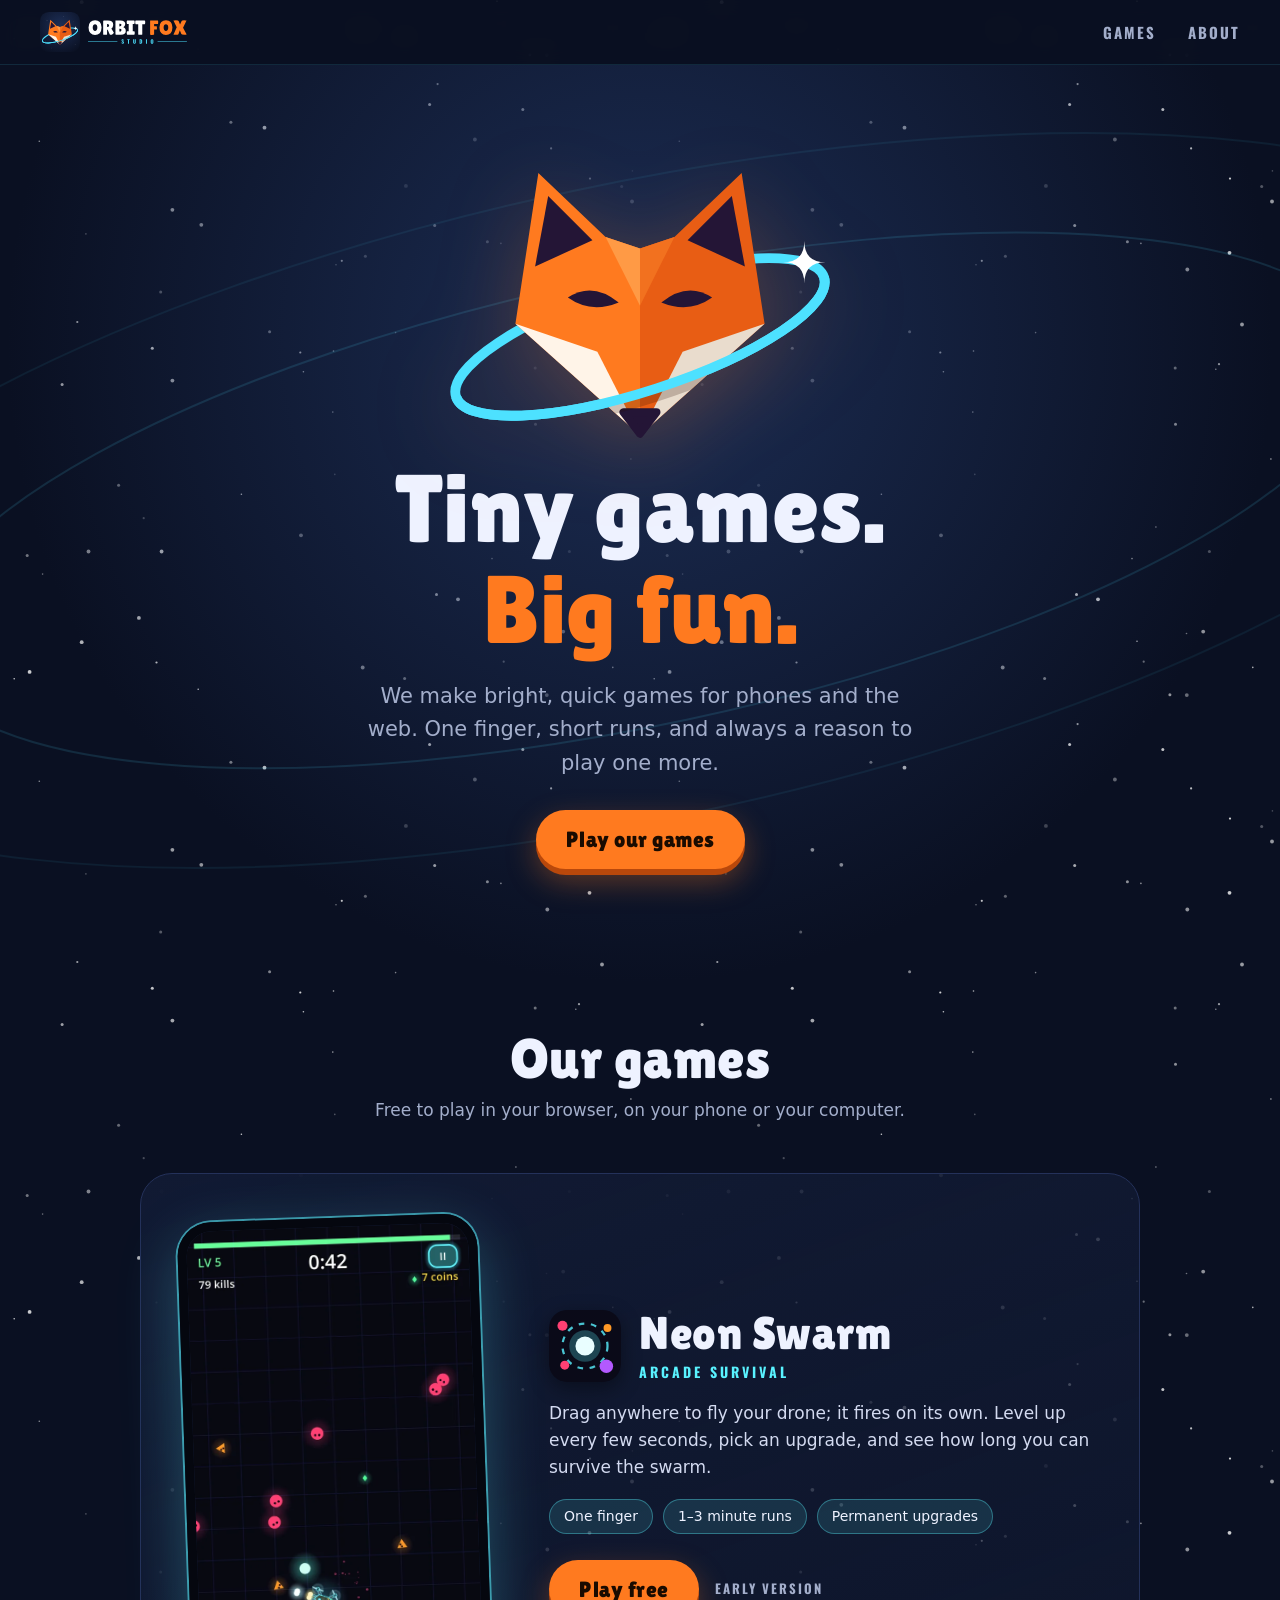
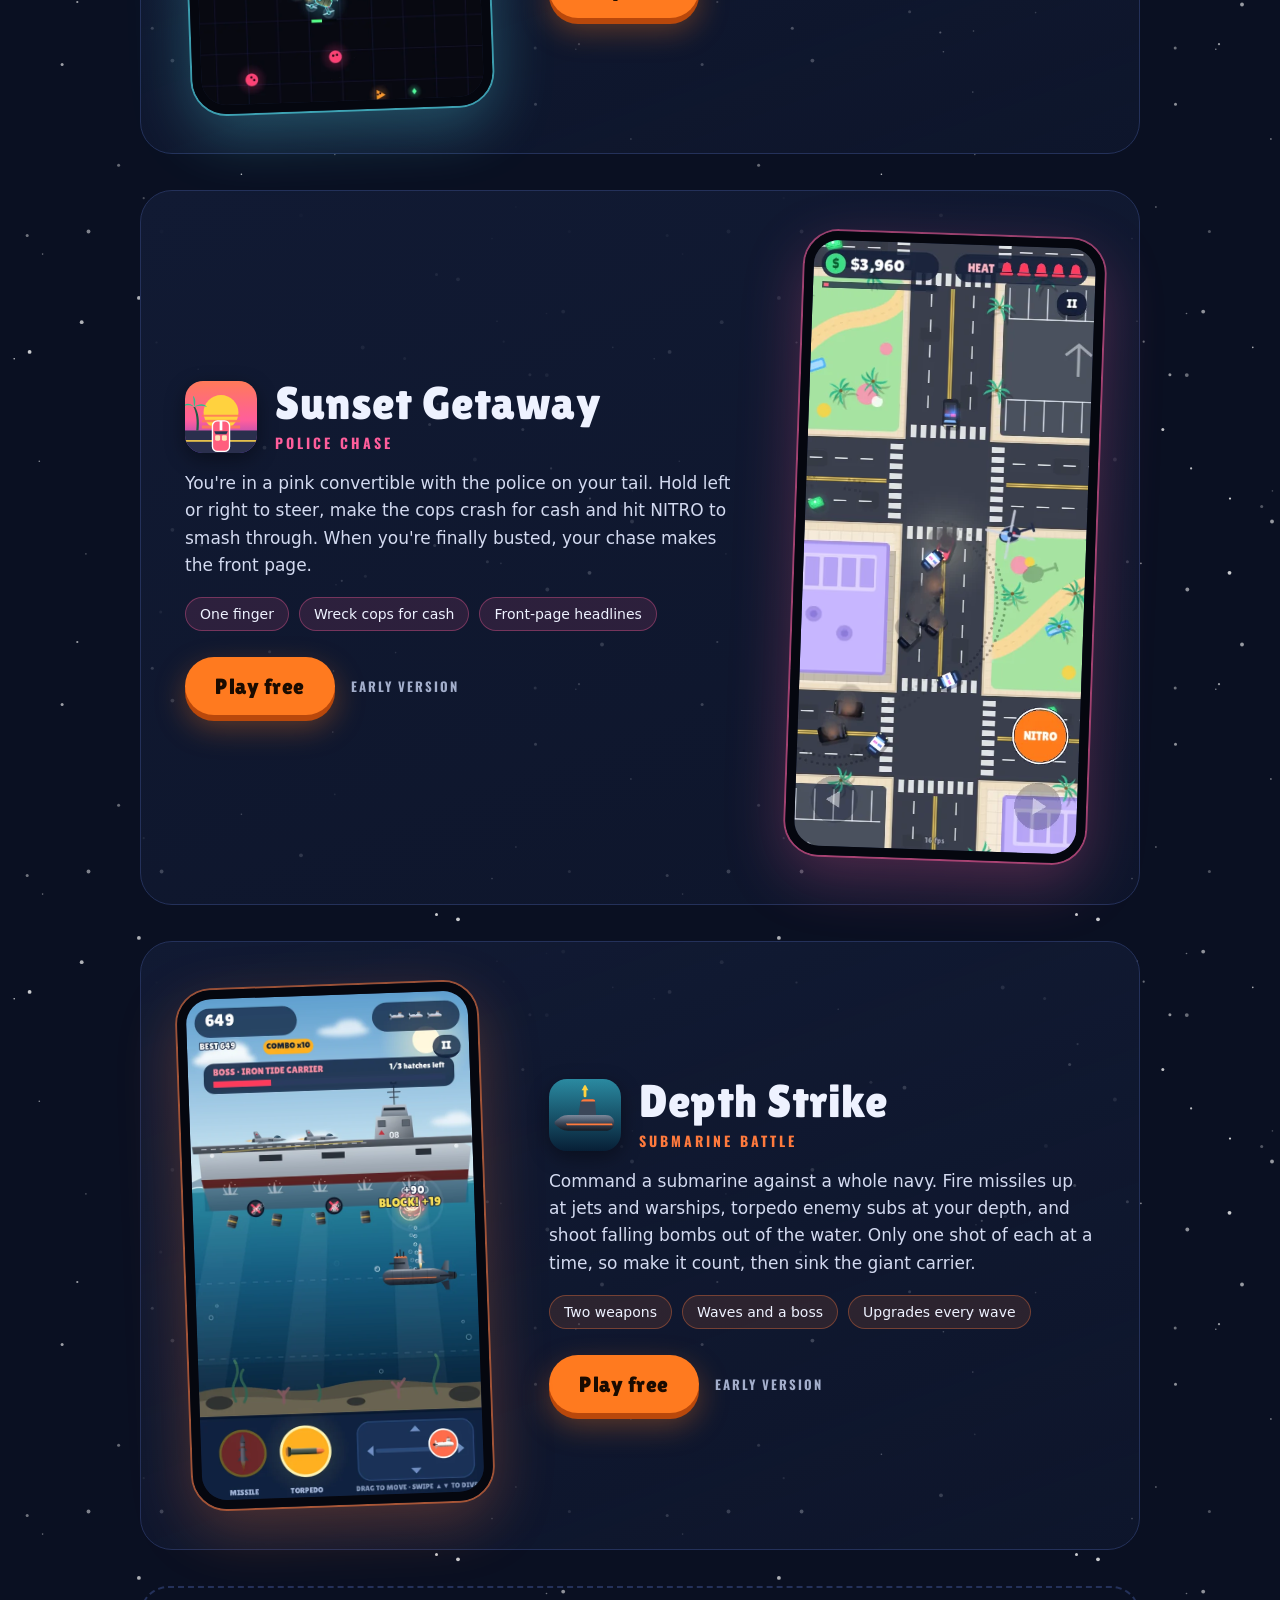
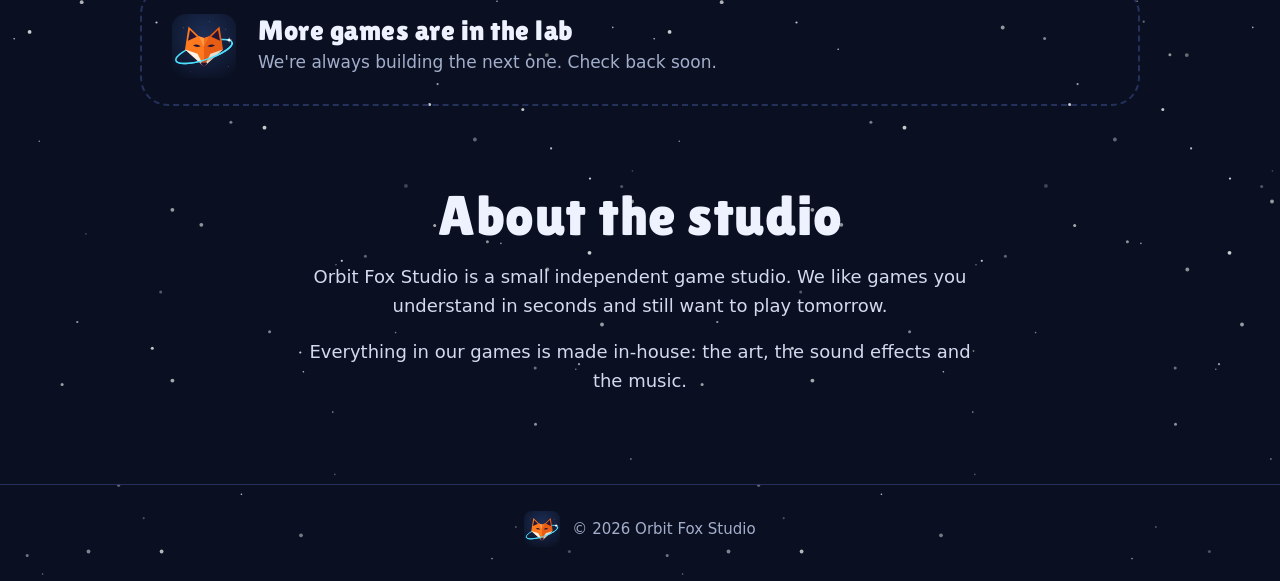
<file: index.html>
<!doctype html>
<html lang="en">
<head>
<meta charset="utf-8">
<meta name="viewport" content="width=device-width, initial-scale=1">
<title>Orbit Fox Studio · Quick, bright games you can play with one finger</title>
<meta name="description" content="Orbit Fox Studio makes quick, bright one-finger games for phones and the web. Play Neon Swarm and Sunset Getaway free in your browser.">
<meta name="theme-color" content="#0a1022">
<link rel="canonical" href="https://orbitfoxstudio.github.io/">
<link rel="icon" href="assets/favicon.ico" sizes="16x16 32x32 48x48">
<link rel="apple-touch-icon" href="assets/apple-touch-icon.png">
<meta property="og:type" content="website">
<meta property="og:site_name" content="Orbit Fox Studio">
<meta property="og:title" content="Orbit Fox Studio">
<meta property="og:description" content="Quick, bright one-finger games. Play free in your browser.">
<meta property="og:url" content="https://orbitfoxstudio.github.io/">
<meta property="og:image" content="https://orbitfoxstudio.github.io/assets/og-banner.png">
<meta property="og:image:width" content="1280">
<meta property="og:image:height" content="640">
<meta name="twitter:card" content="summary_large_image">
<script type="application/ld+json">
{
  "@context": "https://schema.org",
  "@graph": [
    {
      "@type": "Organization",
      "@id": "https://orbitfoxstudio.github.io/#organization",
      "name": "Orbit Fox Studio",
      "url": "https://orbitfoxstudio.github.io/",
      "logo": "https://orbitfoxstudio.github.io/assets/orbitfox-logo-512.png",
      "description": "A small independent game studio making quick, bright one-finger games for phones and the web.",
      "sameAs": ["https://github.com/orbitfoxstudio"]
    },
    {
      "@type": "WebSite",
      "@id": "https://orbitfoxstudio.github.io/#website",
      "name": "Orbit Fox Studio",
      "url": "https://orbitfoxstudio.github.io/",
      "publisher": {"@id": "https://orbitfoxstudio.github.io/#organization"}
    }
  ]
}
</script>
<link rel="preload" href="assets/fonts/LilitaOne.woff2" as="font" type="font/woff2" crossorigin>
<link rel="stylesheet" href="style.css">
</head>
<body>

<header class="top">
  <a class="brand" href="#top" aria-label="Orbit Fox Studio home">
    <img src="assets/orbitfox-lockup-on-dark.svg" alt="Orbit Fox Studio" width="162" height="44">
  </a>
  <nav>
    <a href="#games">Games</a>
    <a href="#about">About</a>
  </nav>
</header>

<main id="top">
  <section class="hero">
    <svg class="orbits" viewBox="0 0 1200 700" preserveAspectRatio="xMidYMid slice" aria-hidden="true">
      <ellipse cx="600" cy="330" rx="560" ry="170" transform="rotate(-12 600 330)"/>
      <ellipse cx="600" cy="330" rx="720" ry="240" transform="rotate(-12 600 330)"/>
    </svg>
    <div class="hero-inner">
      <img class="hero-mark" src="assets/orbitfox-mark-on-dark.svg" alt="" width="488" height="360">
      <h1>Tiny games.<br><span>Big fun.</span></h1>
      <p class="lead">We make bright, quick games for phones and the web. One finger, short runs, and always a reason to play one more.</p>
      <a class="btn" href="#games">Play our games</a>
    </div>
  </section>

  <section id="games" class="games">
    <h2>Our games</h2>
    <p class="sub">Free to play in your browser, on your phone or your computer.</p>

    <article class="game" style="--accent:#59f2ff">
      <a class="phone" href="/neon-swarm/" aria-label="Play Neon Swarm">
        <img src="assets/games/neon-swarm.webp" alt="Neon Swarm: a small drone fighting a swarm of glowing pink enemies" width="640" height="1075" loading="lazy">
      </a>
      <div class="info">
        <div class="title-row">
          <img class="icon" src="assets/games/neon-swarm-icon.svg" alt="" width="72" height="72">
          <div>
            <h3>Neon Swarm</h3>
            <p class="genre">Arcade survival</p>
          </div>
        </div>
        <p>Drag anywhere to fly your drone; it fires on its own. Level up every few seconds, pick an upgrade, and see how long you can survive the swarm.</p>
        <ul class="facts">
          <li>One finger</li>
          <li>1–3 minute runs</li>
          <li>Permanent upgrades</li>
        </ul>
        <div class="actions">
          <a class="btn" href="/neon-swarm/">Play free</a>
          <span class="badge">Early version</span>
        </div>
      </div>
    </article>

    <article class="game flip" style="--accent:#ff5e9c">
      <a class="phone" href="/sunset-getaway/" aria-label="Play Sunset Getaway">
        <img src="assets/games/sunset-getaway.webp" alt="Sunset Getaway: a pink convertible chased by police cars through a sunny city" width="400" height="860" loading="lazy">
      </a>
      <div class="info">
        <div class="title-row">
          <img class="icon" src="assets/games/sunset-getaway-icon.svg" alt="" width="72" height="72">
          <div>
            <h3>Sunset Getaway</h3>
            <p class="genre">Police chase</p>
          </div>
        </div>
        <p>You're in a pink convertible with the police on your tail. Hold left or right to steer, make the cops crash for cash and hit NITRO to smash through. When you're finally busted, your chase makes the front page.</p>
        <ul class="facts">
          <li>One finger</li>
          <li>Wreck cops for cash</li>
          <li>Front-page headlines</li>
        </ul>
        <div class="actions">
          <a class="btn" href="/sunset-getaway/">Play free</a>
          <span class="badge">Early version</span>
        </div>
      </div>
    </article>

    <article class="game" style="--accent:#ff7a3d">
      <a class="phone" href="/depth-strike/" aria-label="Play Depth Strike">
        <img src="assets/games/depth-strike.webp" alt="Depth Strike: a submarine firing missiles up at an enemy aircraft carrier" width="640" height="1138" loading="lazy">
      </a>
      <div class="info">
        <div class="title-row">
          <img class="icon" src="assets/games/depth-strike-icon.svg" alt="" width="72" height="72">
          <div>
            <h3>Depth Strike</h3>
            <p class="genre">Submarine battle</p>
          </div>
        </div>
        <p>Command a submarine against a whole navy. Fire missiles up at jets and warships, torpedo enemy subs at your depth, and shoot falling bombs out of the water. Only one shot of each at a time, so make it count, then sink the giant carrier.</p>
        <ul class="facts">
          <li>Two weapons</li>
          <li>Waves and a boss</li>
          <li>Upgrades every wave</li>
        </ul>
        <div class="actions">
          <a class="btn" href="/depth-strike/">Play free</a>
          <span class="badge">Early version</span>
        </div>
      </div>
    </article>

    <div class="lab">
      <img src="assets/orbitfox-icon-rounded.svg" alt="" width="64" height="64">
      <div>
        <h3>More games are in the lab</h3>
        <p>We're always building the next one. Check back soon.</p>
      </div>
    </div>
  </section>

  <section id="about" class="about">
    <h2>About the studio</h2>
    <p>Orbit Fox Studio is a small independent game studio. We like games you understand in seconds and still want to play tomorrow.</p>
    <p>Everything in our games is made in&#8209;house: the art, the sound effects and the music.</p>
  </section>
</main>

<footer>
  <img src="assets/orbitfox-icon-rounded.svg" alt="" width="36" height="36">
  <p>© 2026 Orbit Fox Studio</p>
</footer>

</body>
</html>
</file>
<file: style.css>
@font-face {
  font-family: "Lilita One";
  src: url(assets/fonts/LilitaOne.woff2) format("woff2");
  font-display: swap;
}
@font-face {
  font-family: "Oswald";
  src: url(assets/fonts/Oswald-Bold.woff2) format("woff2");
  font-weight: 700;
  font-display: swap;
}

:root {
  --space: #0a1022;
  --space-2: #1d2f57;
  --card: #111a33;
  --line: #24315a;
  --text: #eef2ff;
  --muted: #a3aecb;
  --orange: #ff7a1f;
  --cyan: #4de1ff;
  --display: "Lilita One", system-ui, sans-serif;
}

* { box-sizing: border-box; }
html { scroll-behavior: smooth; scroll-padding-top: 72px; }
body {
  margin: 0;
  background: var(--space) url(assets/stars.svg);
  color: var(--text);
  font: 17px/1.6 system-ui, -apple-system, "Segoe UI", Roboto, sans-serif;
  -webkit-font-smoothing: antialiased;
}
img { display: block; max-width: 100%; height: auto; }
a { color: inherit; }
h1, h2, h3 { font-family: var(--display); font-weight: 400; line-height: 1.05; margin: 0; letter-spacing: .5px; }

/* header */
.top {
  position: sticky; top: 0; z-index: 10;
  display: flex; align-items: center; justify-content: space-between;
  padding: 12px clamp(16px, 4vw, 40px);
  background: rgba(10, 16, 34, .82);
  backdrop-filter: blur(10px);
  border-bottom: 1px solid rgba(77, 225, 255, .12);
}
.brand img { height: 40px; width: auto; }
.top nav { display: flex; gap: clamp(14px, 3vw, 32px); }
.top nav a {
  font-family: "Oswald", sans-serif; font-weight: 700; text-transform: uppercase;
  letter-spacing: 2px; font-size: 15px; text-decoration: none; color: var(--muted);
}
.top nav a:hover { color: var(--cyan); }

/* hero */
.hero {
  position: relative; overflow: hidden;
  padding: clamp(40px, 8vw, 90px) 20px clamp(60px, 10vw, 120px);
  background: radial-gradient(ellipse at 50% 30%, rgba(29, 47, 87, .95), rgba(10, 16, 34, 0) 70%);
  text-align: center;
}
.orbits { position: absolute; inset: 0; width: 100%; height: 100%; }
.orbits ellipse { fill: none; stroke: var(--cyan); stroke-width: 1.5; opacity: .13; }
.orbits ellipse + ellipse { opacity: .07; }
.hero-inner { position: relative; max-width: 760px; margin: 0 auto; }
.hero-mark {
  width: min(400px, 82vw); margin: 0 auto 8px;
  filter: drop-shadow(0 18px 40px rgba(255, 122, 31, .25));
  animation: float 6s ease-in-out infinite;
}
@keyframes float { 50% { transform: translateY(-12px) rotate(-1deg); } }
h1 { font-size: clamp(52px, 10vw, 96px); }
h1 span { color: var(--orange); }
.lead { font-size: clamp(18px, 2.4vw, 21px); color: var(--muted); max-width: 560px; margin: 20px auto 30px; }

.btn {
  display: inline-block;
  font-family: var(--display); font-size: 22px; letter-spacing: .5px;
  color: #1a0b00; background: var(--orange);
  padding: 12px 30px 11px; border-radius: 999px; text-decoration: none;
  box-shadow: 0 6px 0 #b9480b, 0 12px 30px rgba(255, 122, 31, .35);
  transition: transform .12s, box-shadow .12s;
}
.btn:hover { transform: translateY(-2px); box-shadow: 0 8px 0 #b9480b, 0 16px 34px rgba(255, 122, 31, .45); }
.btn:active { transform: translateY(4px); box-shadow: 0 2px 0 #b9480b, 0 6px 16px rgba(255, 122, 31, .3); }

/* games */
.games, .about { max-width: 1040px; margin: 0 auto; padding: 40px 20px; }
.games > h2, .about > h2 { font-size: clamp(38px, 6vw, 56px); text-align: center; }
.sub { text-align: center; color: var(--muted); margin: 10px 0 48px; }

.game {
  display: grid; grid-template-columns: 300px 1fr; gap: clamp(28px, 5vw, 64px); align-items: center;
  background: linear-gradient(160deg, var(--card), rgba(17, 26, 51, .55));
  border: 1px solid var(--line); border-radius: 32px;
  padding: clamp(22px, 4vw, 44px);
  margin-bottom: 36px;
}
.game.flip { grid-template-columns: 1fr 300px; }
.game.flip .phone { order: 2; }
.phone {
  display: block; border-radius: 34px; overflow: hidden;
  border: 9px solid #05070f;
  box-shadow: 0 0 0 2px color-mix(in srgb, var(--accent) 55%, transparent),
              0 20px 60px color-mix(in srgb, var(--accent) 28%, transparent);
  transform: rotate(-2deg);
  transition: transform .25s;
}
.game.flip .phone { transform: rotate(2deg); }
.game .phone:hover { transform: rotate(0) scale(1.02); }
.title-row { display: flex; align-items: center; gap: 18px; margin-bottom: 16px; }
.icon { width: 72px; height: 72px; border-radius: 18px; box-shadow: 0 6px 20px rgba(0, 0, 0, .4); }
.game h3 { font-size: clamp(34px, 4.5vw, 46px); }
.genre {
  margin: 4px 0 0; color: var(--accent);
  font-family: "Oswald", sans-serif; font-weight: 700; text-transform: uppercase; letter-spacing: 3px; font-size: 14px;
}
.info > p { color: #d3daf0; margin: 0 0 18px; }
.facts { list-style: none; padding: 0; margin: 0 0 26px; display: flex; flex-wrap: wrap; gap: 10px; }
.facts li {
  font-size: 14px; padding: 5px 14px; border-radius: 999px;
  background: color-mix(in srgb, var(--accent) 12%, transparent);
  border: 1px solid color-mix(in srgb, var(--accent) 35%, transparent);
}
.actions { display: flex; align-items: center; gap: 16px; flex-wrap: wrap; }
.badge {
  font-family: "Oswald", sans-serif; font-weight: 700; font-size: 13px;
  text-transform: uppercase; letter-spacing: 2px; color: var(--muted);
}

.lab {
  display: flex; align-items: center; gap: 22px;
  border: 2px dashed var(--line); border-radius: 28px; padding: 26px 30px;
}
.lab h3 { font-size: 28px; }
.lab p { margin: 4px 0 0; color: var(--muted); }

/* about */
.about { max-width: 720px; text-align: center; padding-bottom: 70px; }
.about p { color: #d3daf0; font-size: 18px; }
.about h2 { margin-bottom: 18px; }

footer {
  display: flex; align-items: center; justify-content: center; gap: 12px;
  padding: 26px 20px 34px; border-top: 1px solid var(--line); color: var(--muted); font-size: 15px;
}
footer p { margin: 0; }

@media (max-width: 760px) {
  .game, .game.flip { grid-template-columns: 1fr; text-align: left; }
  .game.flip .phone { order: 0; }
  .phone { width: min(250px, 70vw); margin: 0 auto 6px; }
  .brand img { height: 34px; }
}

@media (prefers-reduced-motion: reduce) {
  html { scroll-behavior: auto; }
  .hero-mark { animation: none; }
  .phone, .btn { transition: none; }
}
</file>
